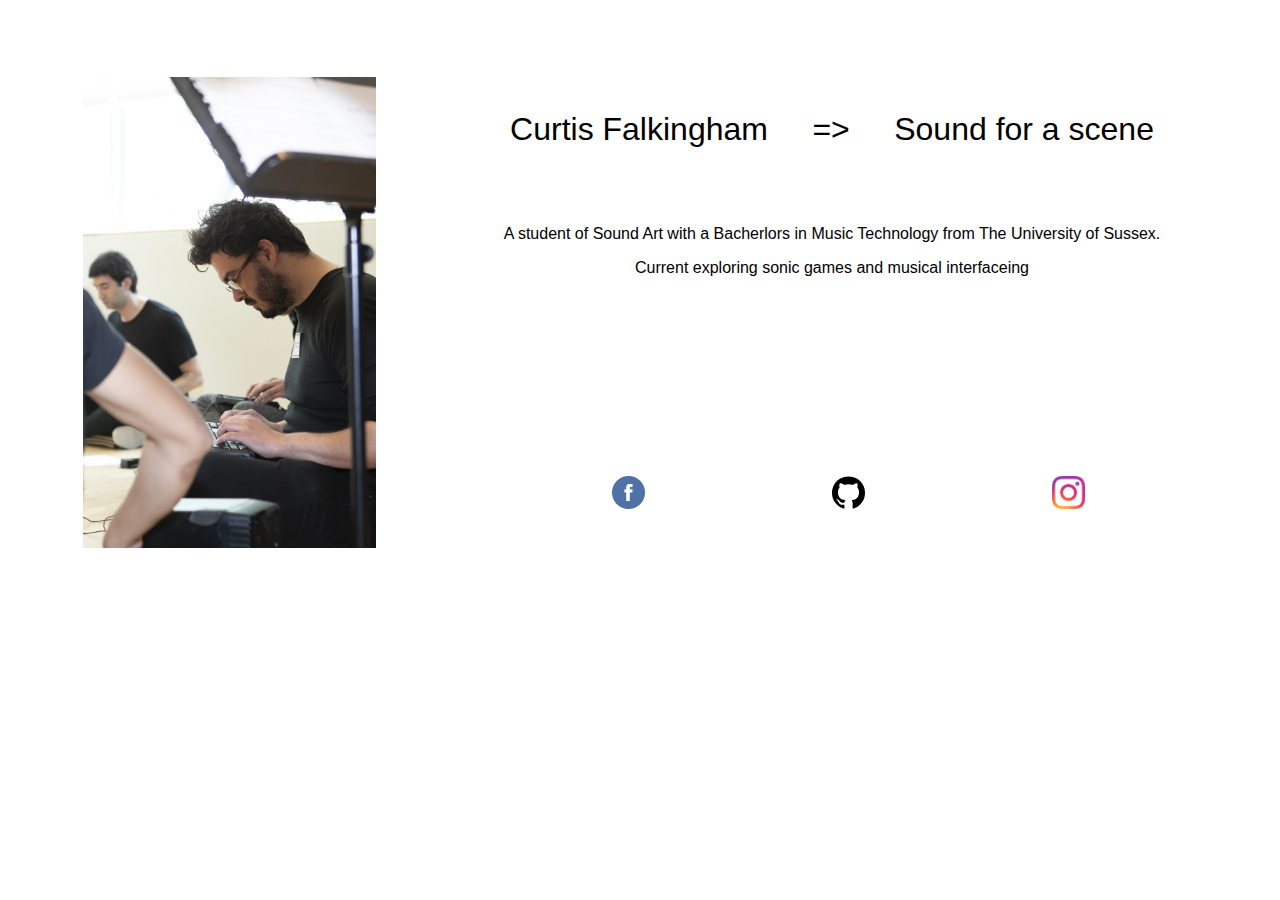
<file: website/index.html>
<!DOCTYPE html>

<html>

	<head>
		
		<title>Curtis Falkingham Porfolio</title>
		<style> 

			.wrapper{
				display: grid;
				grid-template-columns: 0.2fr 1fr 3fr;
				grid-template-rows: 0.5fr 1fr 1fr 1fr 1fr 0.5fr ;
				grid-auto-rows:minmax(100px, auto);
				grid-auto-columns: :minmax(100px, auto);
				/*grid-column-gap: 1em;
				grid-row-gap: 1em;*/
				grid-gap: 1em; 
			}

			.wrapper > div{
				/*background-color: #eee;*/
			}

			.wrapper > div:nth-child(odd){
				/*background: #ddd;*/
			}

			.image {
				content: url(images/me.png);
				width: 100%;
				grid-column: 2/3;
				grid-row: 2/6;
			}

			.title {

				font-family: "helvetica";
				font-size: 2em;
				align-self: center;
				text-align: center;
				grid-row: 2/3;	
				grid-column: 3/4;
			}

			.discription {


				font-family: "helvetica";
				font-size: 1em;
				align-self: center;
				text-align: center;
				grid-row: 3/4;
				grid-column: 3/4;

				
			}

			.links {
				grid-row: 5/6;
				grid-column: 3/4;		
				align-self: center;
				display: grid;
				grid-template-columns: 1fr 1fr 1fr 1fr ;
			}

			.facebook {
				grid-row: 1/2;
				grid-column: 2/3;
				align-self: right;
			}

			.github {
				grid-row: 1/2;
				grid-column: 3/4;
				align-self: right;
			}

			.instagram {
				grid-row: 1/2;
				grid-column: 4/5;
				align-self: right;
			}





		</style>
	</head>


	<div class="wrapper">

		<div class="box image">Box1</div>
		<div class="box title">Curtis Falkingham &nbsp; &nbsp; => &nbsp; &nbsp; Sound for a scene</div>
		<div class="box discription">
			<p>A student of Sound Art with a Bacherlors in Music Technology from The University of Sussex.</p>
				<p>Current exploring sonic games and musical interfaceing</p>
		</div>
		<div class="box links">
			<div class="box facebook">
					<a href="https://www.facebook.com/soundforascene/"><img src="images/facebook_circle.png" 
					style=" width: 15%; height: auto;" alt="facebook"></a>
			</div>
			<div class="box github">
					<a href="https://github.com/soundforascene"><img src="images/github_logo.svg" 
					style=" width: 15%; height: auto;" alt="github"></a>
			</div>
			<div class="box instagram">
					<a href="https://www.instagram.com/curtis_rae_james/"><img src="images/instagram_logo.png" 
					style=" width: 15%; height: auto;" alt="instagram"></a>
			</div>

		</div>

	<body>

	
	</body>

</html>
</file>
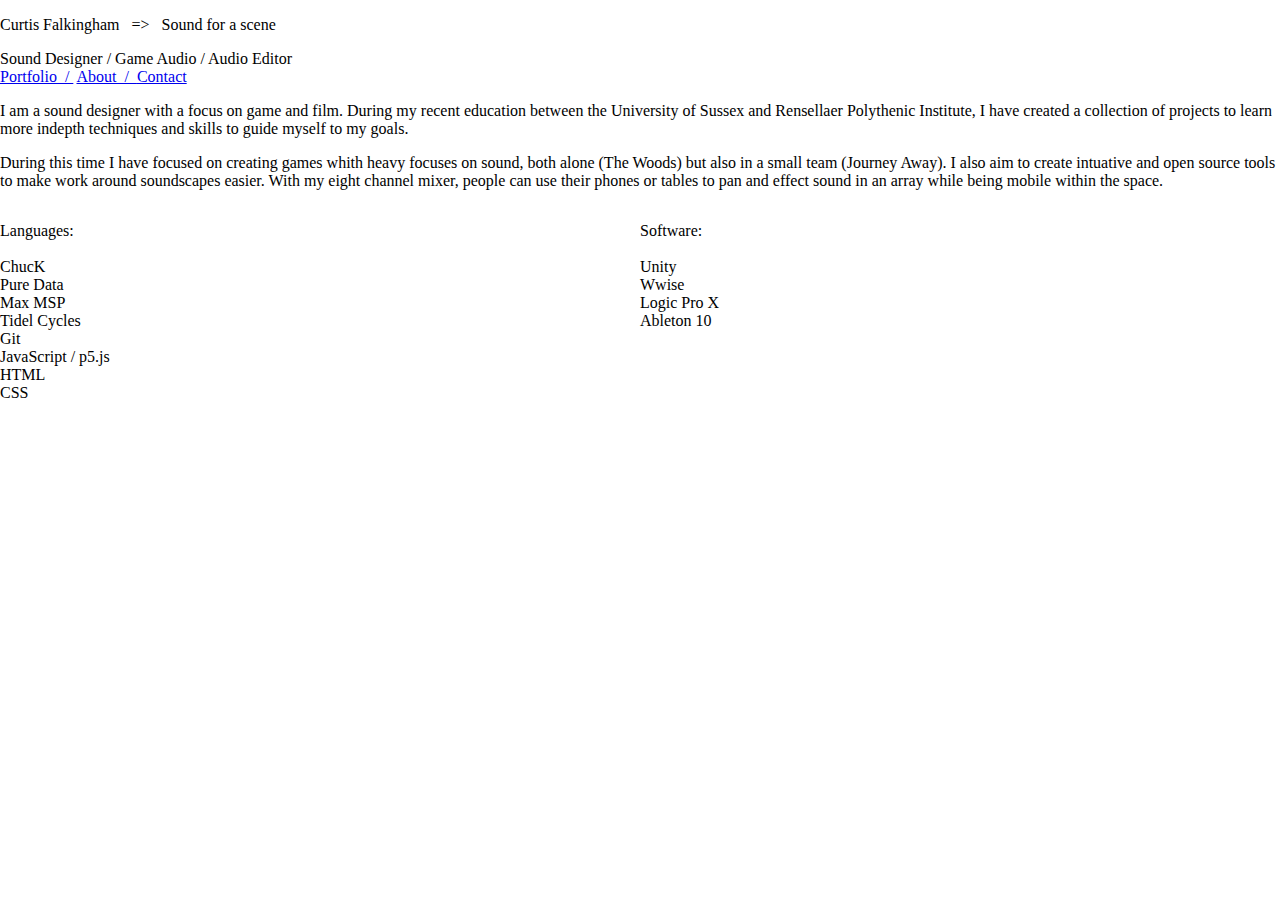
<file: about.html>
<!DOCTYPE html>

<html>

	<head>
		<link rel="stylesheet" type="text/css" href="style.css">
		
		<title>Curtis Falkingham Porfolio</title>
		<style> 

			.info {
				grid-area: inf;
				grid-template-columns: 1fr 1fr;
				display: grid;
				font-weight: 1;
				font-size: 1em;
			}
			.lang {
				grid-column: 1/2;
				list-style-type: none;
			}
			.software {
				grid-column: 2/3;
			}	

		</style>
	</head>


	<div class="wrapper">

		<div class="box image"><!-- <image src="images/me.png"> --></div>
		<div class="box title"><p>Curtis Falkingham &nbsp; => &nbsp; Sound for a scene</p>
		</div>
		<div class="box subtitle">Sound Designer / Game Audio / Audio Editor </div>
			<div class="box menu">
				<a href="index.html">Portfolio &nbsp;/&nbsp;</a> 
				<a href="about.html">About &nbsp;/&nbsp;
				</a> 
				<a href="contact.html">Contact
				</a> 
			</div>
		<div class="box discription">
			<p>I am a sound designer with a focus on game and film. During my recent education between the University of Sussex and Rensellaer Polythenic Institute, I have created a collection of projects to learn more indepth techniques and skills to guide myself to my goals. 
			</p>
			<p>	During this time I have focused on creating games whith heavy focuses on sound, both alone (The Woods) but also in a small team (Journey Away). I also aim to create intuative and open source tools to make work around soundscapes easier. With my eight channel mixer, people can use their phones or tables to pan and effect sound in an array while being mobile within the space. 
			</p>
		</div>
		<div class="box info">
			<div class="box lang">
				<p>
					Languages:
					<br><br>
					ChucK <br>
					Pure Data<br>
					Max MSP<br>
					Tidel Cycles<br>
					Git<br>
					JavaScript / p5.js<br>
					HTML<br>
					CSS
				</p>
			</div>
			<div class="box software"> 
				<p>
					Software:
					<br><br>
					Unity<br>
					Wwise<br>
					Logic Pro X<br>
					Ableton 10
				</p>
			</div>
		</div>
<!-- 		<div class="box links">
			<div class="box facebook">
					<a href="https://www.facebook.com/soundforascene/" target="_blank"><img src="images/facebook_circle.png" 
					style=" width: 20%; height: auto;"alt="facebook"></a>
			</div>
			<div class="box github">
					<a href="https://github.com/soundforascene" target="_blank"><img src="images/github_logo.svg" 
					style=" width: 20%; height: auto;" alt="github"></a>
			</div>
			<div class="box instagram">
					<a href="https://www.instagram.com/curtis_rae_james/" target="_blank"><img src="images/instagram_logo.png" 
					style=" width: 20%; height: auto;" alt="instagram"></a>
			</div> -->

		</div>

	<body>

	
	</body>

</html>
</file>
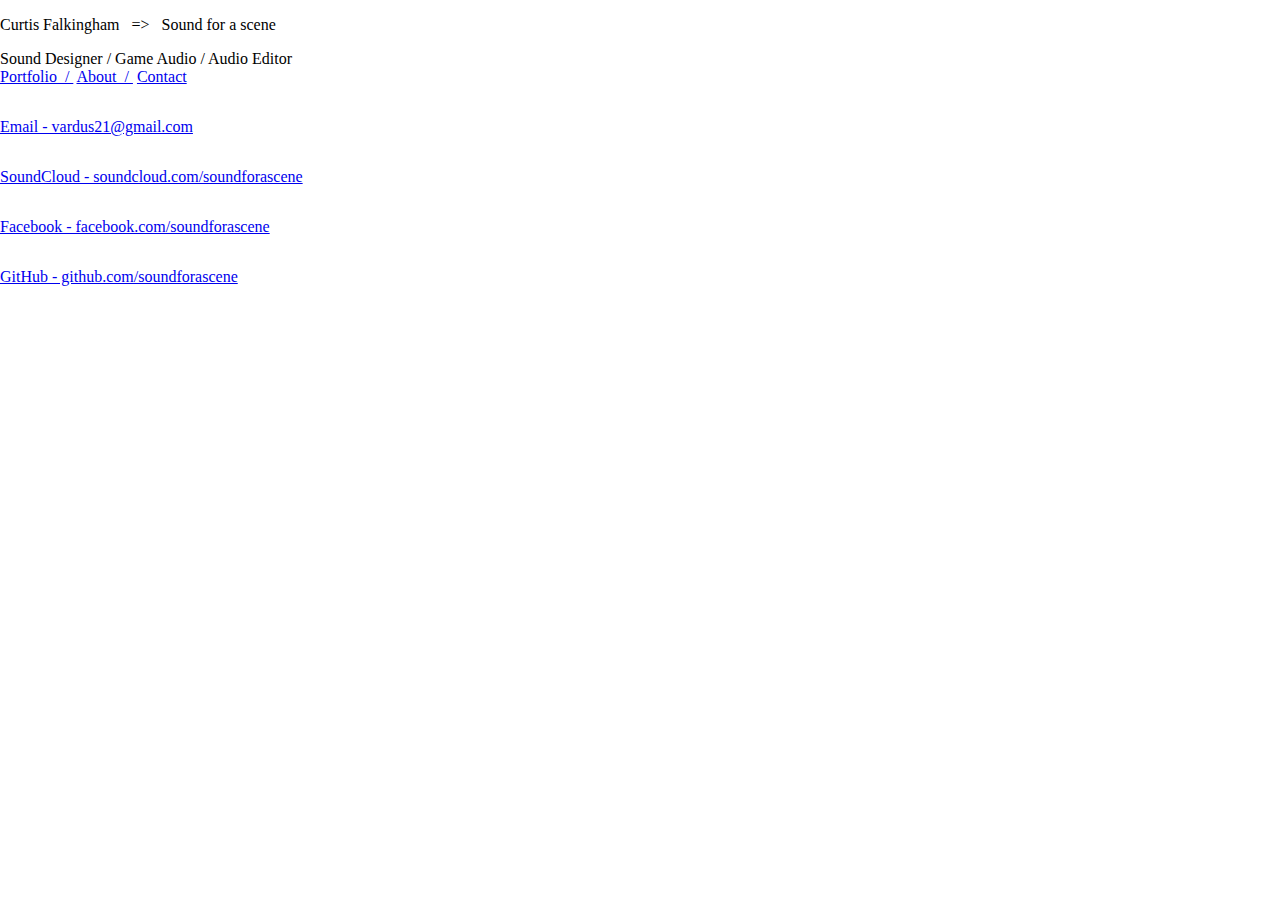
<file: contact.html>
<!DOCTYPE html>

<html>

	<head>
		<link rel="stylesheet" type="text/css" href="style.css">
		
		<title>Curtis Falkingham Porfolio</title>
		<style> 

			.info {
				grid-area: mn;
				grid-template-columns: 1fr;
				display: grid;
				align-self: left;
				text-align: top;
				font-weight: 1;
				font-size: 1fr;
			}

			#info a:link,
			#info a:visited,
			#info a:hover,
			#info a:active {
				color: black;
				font-weight: 1;
				text-decoration: none;
				font-size: 1em;
				color: black;
			}

		</style>
	</head>


	<div class="wrapper">

		<div class="box image"></div>
		<div class="box title"><p>Curtis Falkingham &nbsp; => &nbsp; Sound for a scene</p>
		</div>
		<div class="box subtitle">Sound Designer / Game Audio / Audio Editor </div>
			<div class="box menu">
			<a href="index.html">Portfolio &nbsp;/&nbsp;</a> 
			<a href="about.html">About &nbsp;/&nbsp;</a> 
			<a href="contact.html">Contact</a> 
			</div>
		<div class="box info"> 
				<p></p>
				<a href="mailto:vardus21@gmail.com" target="blank">Email - vardus21@gmail.com</a>
				<p></p>
				<a href="https://soundcloud.com/soundforascene/" target="_blank">SoundCloud - soundcloud.com/soundforascene </a>
				<p></p>
				<a href="https://www.facebook.com/soundforascene/" target="_blank">
				Facebook - facebook.com/soundforascene</a>
				<p></p>
				<a href="https://github.com/soundforascene/" target="_blank">
				GitHub - github.com/soundforascene</a>
			</div>
		</div>

	<body>

	
	</body>

</html>
</file>
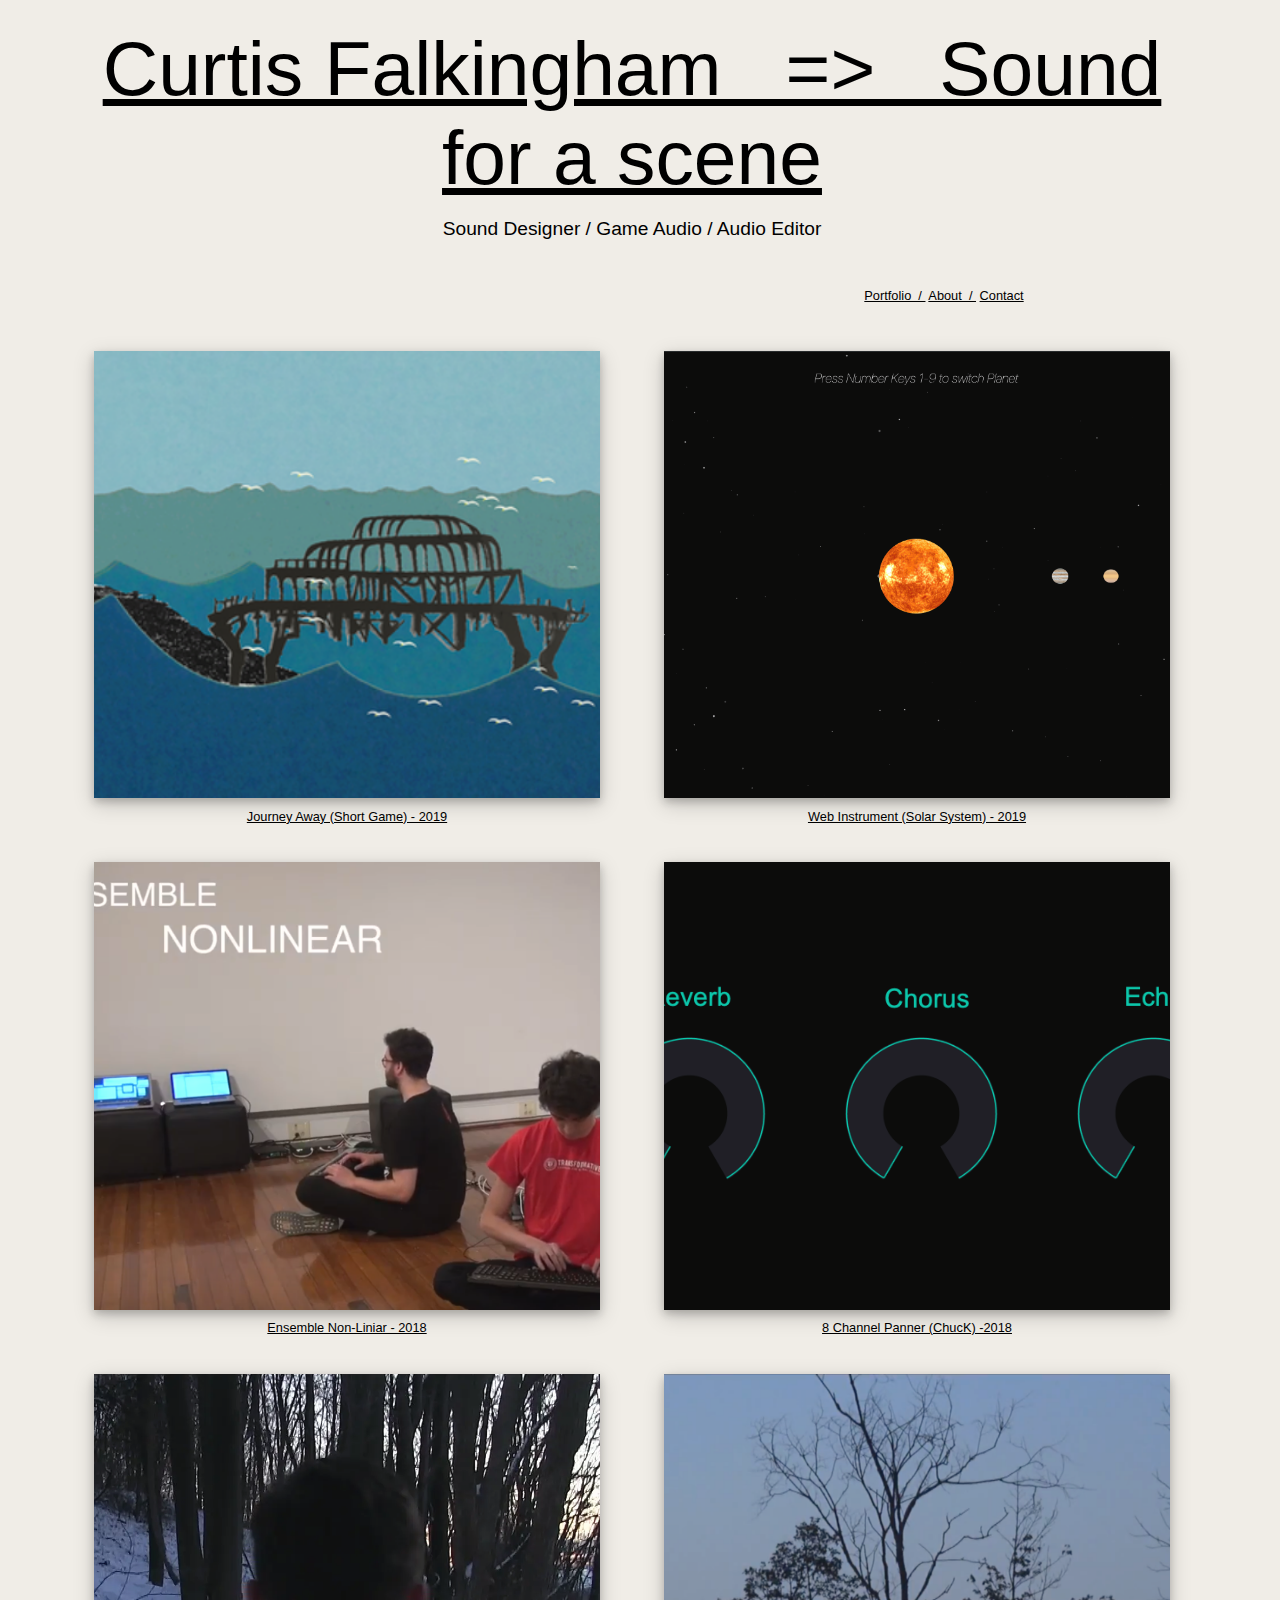
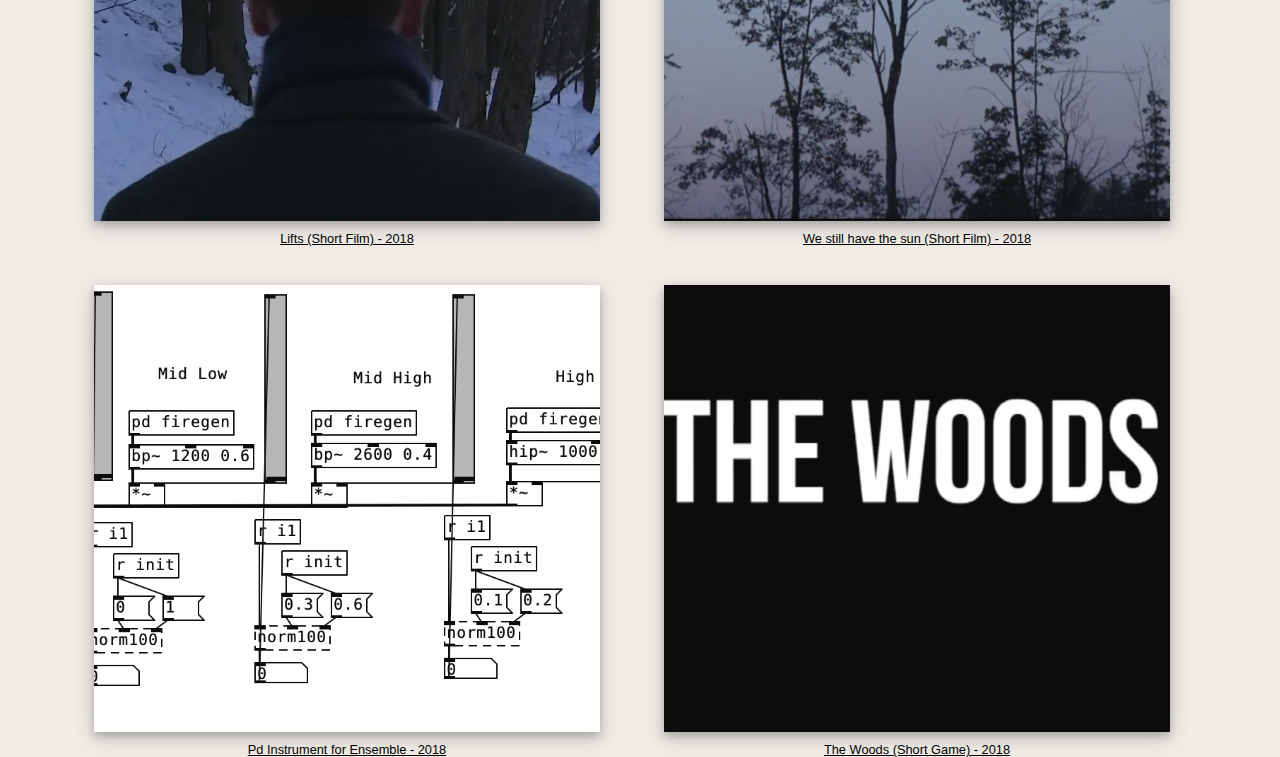
<file: portfolio.html>
<!DOCTYPE html>

<html>

	<head>

		<link rel="stylesheet" type="text/css" href="portfolio.css">
		
		<title>Curtis Falkingham Porfolio</title>

	</head>

	<body>
		<div class="wrapper">

		<div class="box title"><a href="index.html">Curtis Falkingham &nbsp; => &nbsp; Sound for a scene</a>
		</div>
		<div class="box subtitle">Sound Designer / Game Audio / Audio Editor </div>
			<div class="box menu">
			<a href="portfolio.html">Portfolio &nbsp;/&nbsp;</a> 
			<a href="about.html">About &nbsp;/&nbsp;</a> 
			<a href="contact.html">Contact</a> 
			</div>
			<div class="container">
				<div><a href="https://polarstoat.itch.io/journey-away" target="_blank">
					<img src="images/journey-away.png"/>
					<figcaption>Journey Away (Short Game) - 2019</figcaption>
					</a>
				</div>
				<div><a href="https://github.com/soundforascene/web-instrument" target="_blank">
					<img src="images/plant-instrument.png"/><figcaption>Web Instrument (Solar System) - 2019</figcaption>
					</a>
				</div>
				<div><a href="https://www.youtube.com/watch?v=CQAmDGMaGBA&t=6s" target="_blank">
					<img src="images/non-liniar.png"/>
					<figcaption>Ensemble Non-Liniar - 2018</figcaption>
					</a>
				</div>
				<div><a href="https://github.com/soundforascene/MultiChannelSystem" target="_blank">
					<img src="images/8channel.png"/>
					<figcaption>8 Channel Panner (ChucK) -2018</figcaption>
					</a>
				</div>
				<div><a href="https://vimeo.com/246822638" target="_blank">
					<img src="images/mov.png"/>
					<figcaption>Lifts (Short Film) - 2018</figcaption>
					</a>
				</div>
				<div><a href="https://www.youtube.com/watch?v=nwKuCFnO9CA" target="_blank">
					<img src="images/sun.png"/>
					<figcaption>We still have the sun (Short Film) - 2018</figcaption>
					</a>
				</div>
				<div><a href="https://github.com/soundforascene/Ensemble-Performance-Fire-Instrument" target="_blank">
					<img src="images/pd.png"/>
					<figcaption>Pd Instrument for Ensemble - 2018</figcaption>
					</a>
				</div>
				<div><a href="https://www.youtube.com/watch?v=qR7MrGwXx-g" target="_blank">
					<img src="images/woods.png"/>
					<figcaption>The Woods (Short Game) - 2018</figcaption>
					</a>
				</div>
		</div> 
	</div>

	</body>

</html>
</file>
<file: style.css>
html, body {
  margin: 0;
  padding: 0;
}
canvas {
  display: block;
}
</file>
<file: portfolio.css>
* {
			      font-family: sans-serif;
			      color: black;
			      background-color: #f0ede7;
			    }

			.container {
			    display: grid;
			    grid-area: mn;
			    grid-gap: 4em;
			    grid-template-columns: repeat(2, minmax(100px, 1fr));
			    grid-auto-rows: 1fr;
			    grid-auto-flow: row dense;
			}
			.container > div > a > img:hover {
				opacity: 1.0;
				font-size: 1.2;
			}
			.container > div > a > img {
			    width: 100%;
			    height: 100%;
			    object-fit: cover;
				box-shadow: 0 4px 8px 0 rgba(0, 0, 0, 0.2), 0 6px 20px 0 rgba(0, 0, 0, 0.19);
				text-align: center;
				opacity: 0.95;
				transition: opacity .2s;
			}
			.container > div > a > figcaption {
				text-align: center;
				font-size: 0.8em;
				font-weight: lighter;
				padding-top: 0.5em;
				transition: font-size .2s;
			}

			.wrapper{
				display: grid;
				grid-template-columns:  0.5fr 1fr 1fr 1fr 1fr 1fr 1fr 1fr 0.5fr;
				grid-template-rows: repeat(7, auto);
				/*grid-template-rows: 0.5fr, 0.5fr, 0.5fr 0.5fr, 1fr, 1fr, 1fr;*/
				grid-template-areas: 
					". . . . . . . . . ."
					". hd hd hd hd hd hd hd . ."
					". st st st st st st st . ."
					". . . . . . . . . ."
					". . . . . . . . . ."
					". . . . . if if if . ."
					". . . . . . . . . ."
					". . . . . . . . . ."
				    ". mn mn mn mn mn mn mn . ."
				    ". mn mn mn mn mn mn mn . .";
				grid-gap: 1em; 
			}

			.title {
				font-weight: 1;
				align-self: center;
				text-align: center;
				grid-area: hd;
				font-size: 6vw;
			}
			.subtitle {
				font-weight: 1;
				font-size: 1.5vw;
				align-self: center;
				text-align: center;
				grid-area: st;
			}
			.menu > div > a:link,
			.menu > div > a:hover,
			.menu > div > a:active,
			.menu > div > a:visited {
				color: black;
				font-weight: 1.5;
				text-decoration: none;
				font-size: 2vw;
				color: black;
			}
			.menu {
				font-weight: 1.5em;
				font-size: 0.8em;
				align-self: center;
				text-align: center;
				grid-area: if;
			}
</file>
